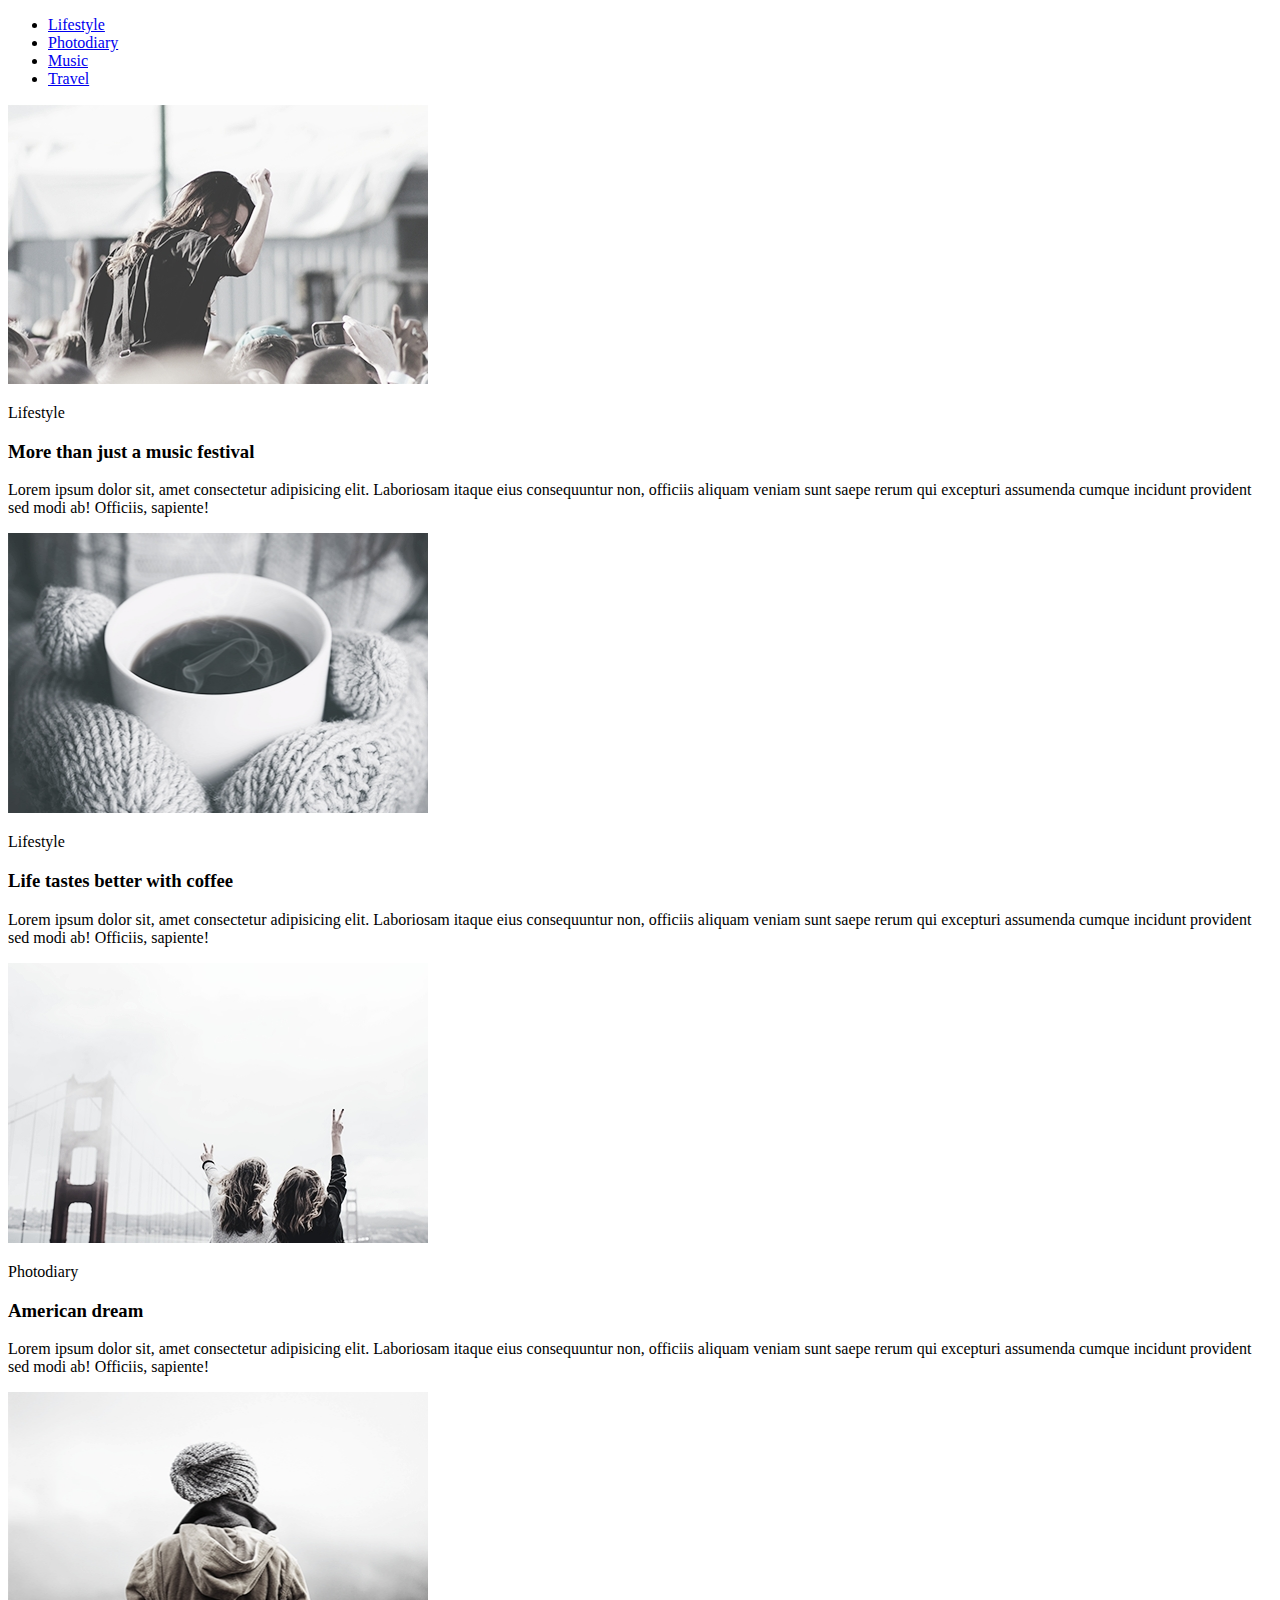
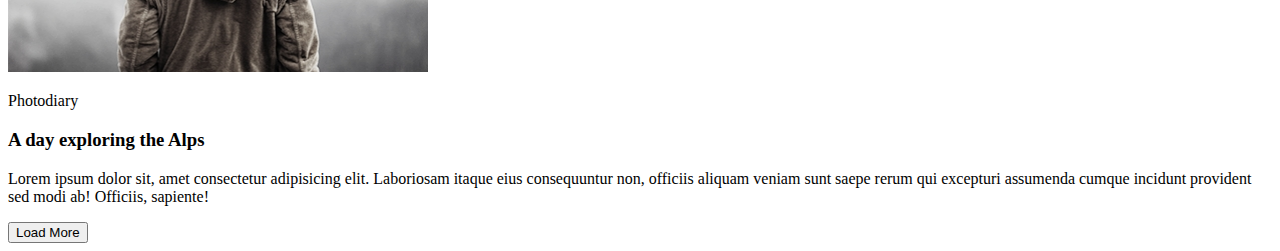
<file: index.html>
<!DOCTYPE html>
<html lang="en">

<head>
  <meta charset="UTF-8">
  <meta name="viewport" content="width=device-width, initial-scale=1.0">
  <meta http-equiv="X-UA-Compatible" content="ie=edge">
  <title>Lifestyle</title>
</head>

<body>
  <header>
    <nav>
      <ul>
        <li><a href="#">Lifestyle</a></li>
        <li><a href="#">Photodiary</a></li>
        <li><a href="#">Music</a></li>
        <li><a href="#">Travel</a></li>
      </ul>
    </nav>
  </header>

  <main>
    <article>
      <img src="./img/Girl@2x.jpg" alt="Girl" height="280" width="420">
      <p>Lifestyle</p>
      <h3>More than just a music festival</h3>
      <p>Lorem ipsum dolor sit, amet consectetur adipisicing elit. Laboriosam itaque eius consequuntur non, officiis
        aliquam veniam sunt saepe rerum qui excepturi assumenda cumque incidunt provident sed modi ab! Officiis,
        sapiente!</p>
    </article>
    <article>
      <img src="./img/Coffe@2x.jpg" alt="Coffe" height="280" width="420">
      <p>Lifestyle</p>
      <h3>Life tastes better with coffee</h3>
      <p>Lorem ipsum dolor sit, amet consectetur adipisicing elit. Laboriosam itaque eius consequuntur non, officiis
        aliquam veniam sunt saepe rerum qui excepturi assumenda cumque incidunt provident sed modi ab! Officiis,
        sapiente!</p>
    </article>
    <article>
      <img src="./img/Girls@2x.jpg" alt="Girls" height="280" width="420">
      <p>Photodiary</p>
      <h3>American dream</h3>
      <p>Lorem ipsum dolor sit, amet consectetur adipisicing elit. Laboriosam itaque eius consequuntur non, officiis
        aliquam veniam sunt saepe rerum qui excepturi assumenda cumque incidunt provident sed modi ab! Officiis,
        sapiente!</p>
    </article>
    <article>
      <img src="./img/Person@2x.jpg" alt="Person" height="280" width="420">
      <p>Photodiary</p>
      <h3>A day exploring the Alps</h3>
      <p>Lorem ipsum dolor sit, amet consectetur adipisicing elit. Laboriosam itaque eius consequuntur non, officiis
        aliquam veniam sunt saepe rerum qui excepturi assumenda cumque incidunt provident sed modi ab! Officiis,
        sapiente!</p>
    </article>
    <button>Load More</button>
  </main>

</body>

</html>
</file>
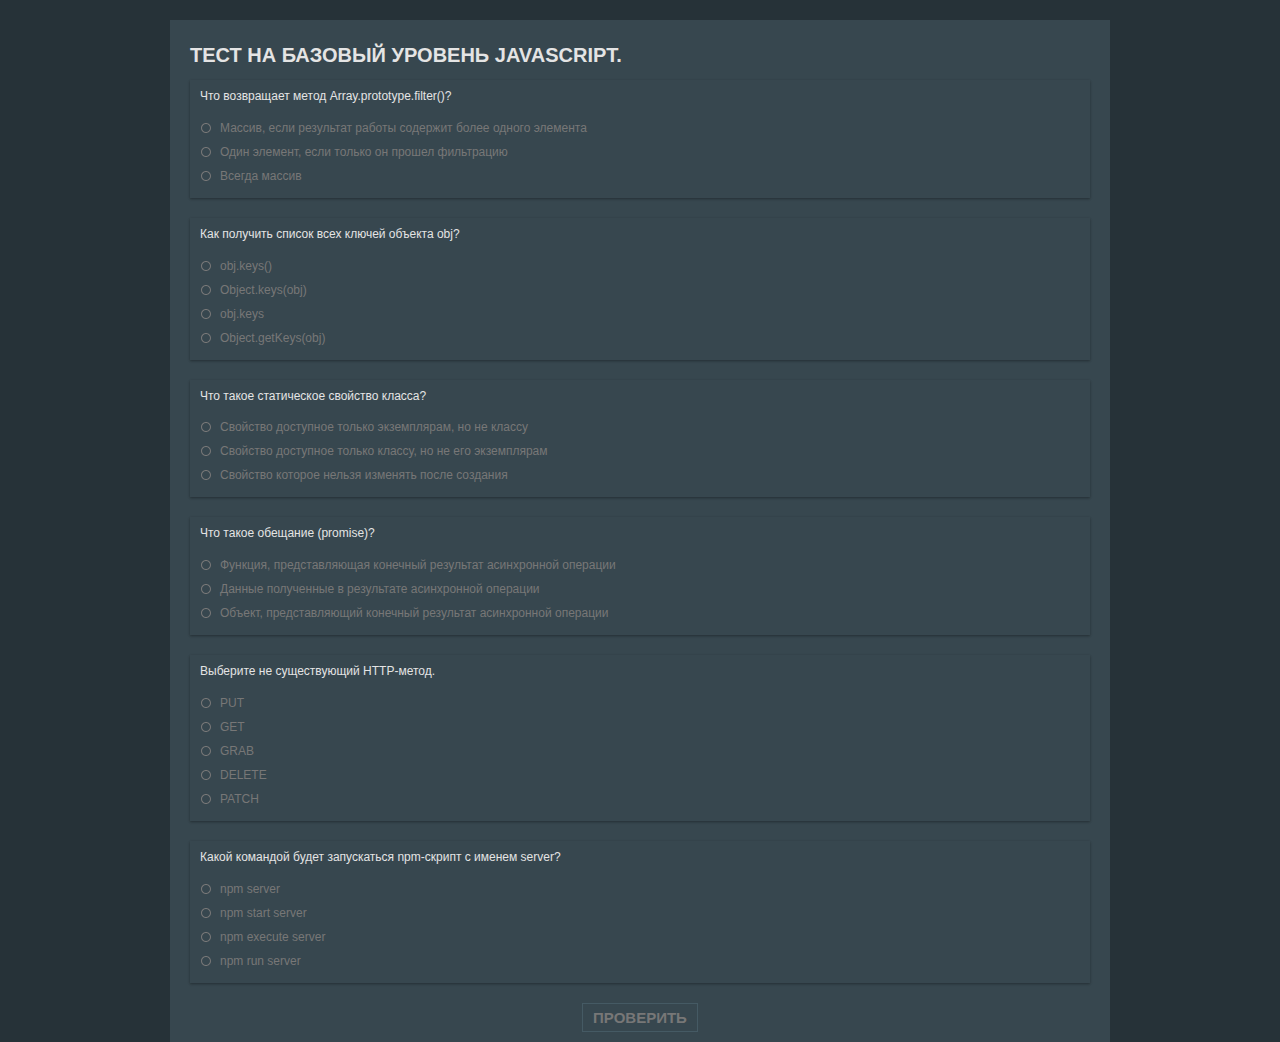
<file: goit-fe-course/js-module-08/index.html>
<!DOCTYPE html>
<html lang="en">

<head>
    <meta charset="UTF-8">
    <meta name="viewport" content="width=device-width, initial-scale=1.0">
    <meta http-equiv="X-UA-Compatible" content="ie=edge">
    <title>JS Module 08</title>

    <link rel="stylesheet" href="css/normalize.css">
    <link rel="stylesheet" href="css/style.css">
</head>

<body>
    <div class="wrapper">
        <!-- <div class="overlay">
            <div class="test-results">
                <p class="test-results-content test-failed">Ваш результат: 80%</p>
            </div>
        </div> -->
        <div class="container">
            <main class="content">
                <form class="questions-form">
                <!--
                    <h2 class="questions-form-title">Заголовок теста</h2>
                    <ul class="questions-list">

                        <li class="questions-list-item">
                            <section class="question-card">
                                <h3 class="question-card-title">1. Текст вопроса</h3>
                                <ol class="answers-list">
                                    <li class="answers-list-item">
                                        <input type="radio" name="question-1" value="" id="answer-1" class="answer-check visually-hidden"/>
                                        <label class="answer-check-label" for="answer-1">Ответ 1</label>
                                    </li>
                                    <li class="answers-list-item">
                                        <input type="radio" name="question-1" value="" id="answer-2" class="answer-check visually-hidden"/>
                                        <label class="answer-check-label" for="answer-2">Ответ 2</label>
                                    </li>
                                </ol>
                            </section>
                        </li>
                    </ul>
                -->
                    <button class="btn" type="submit" disabled>Проверить</button>
                </form>
            </main>
        </div>
    </div>


    <script src="js/quiz-data.js" type="module"></script>
    <script src="js/main.js" type="module"></script>
</body>

</html>
</file>
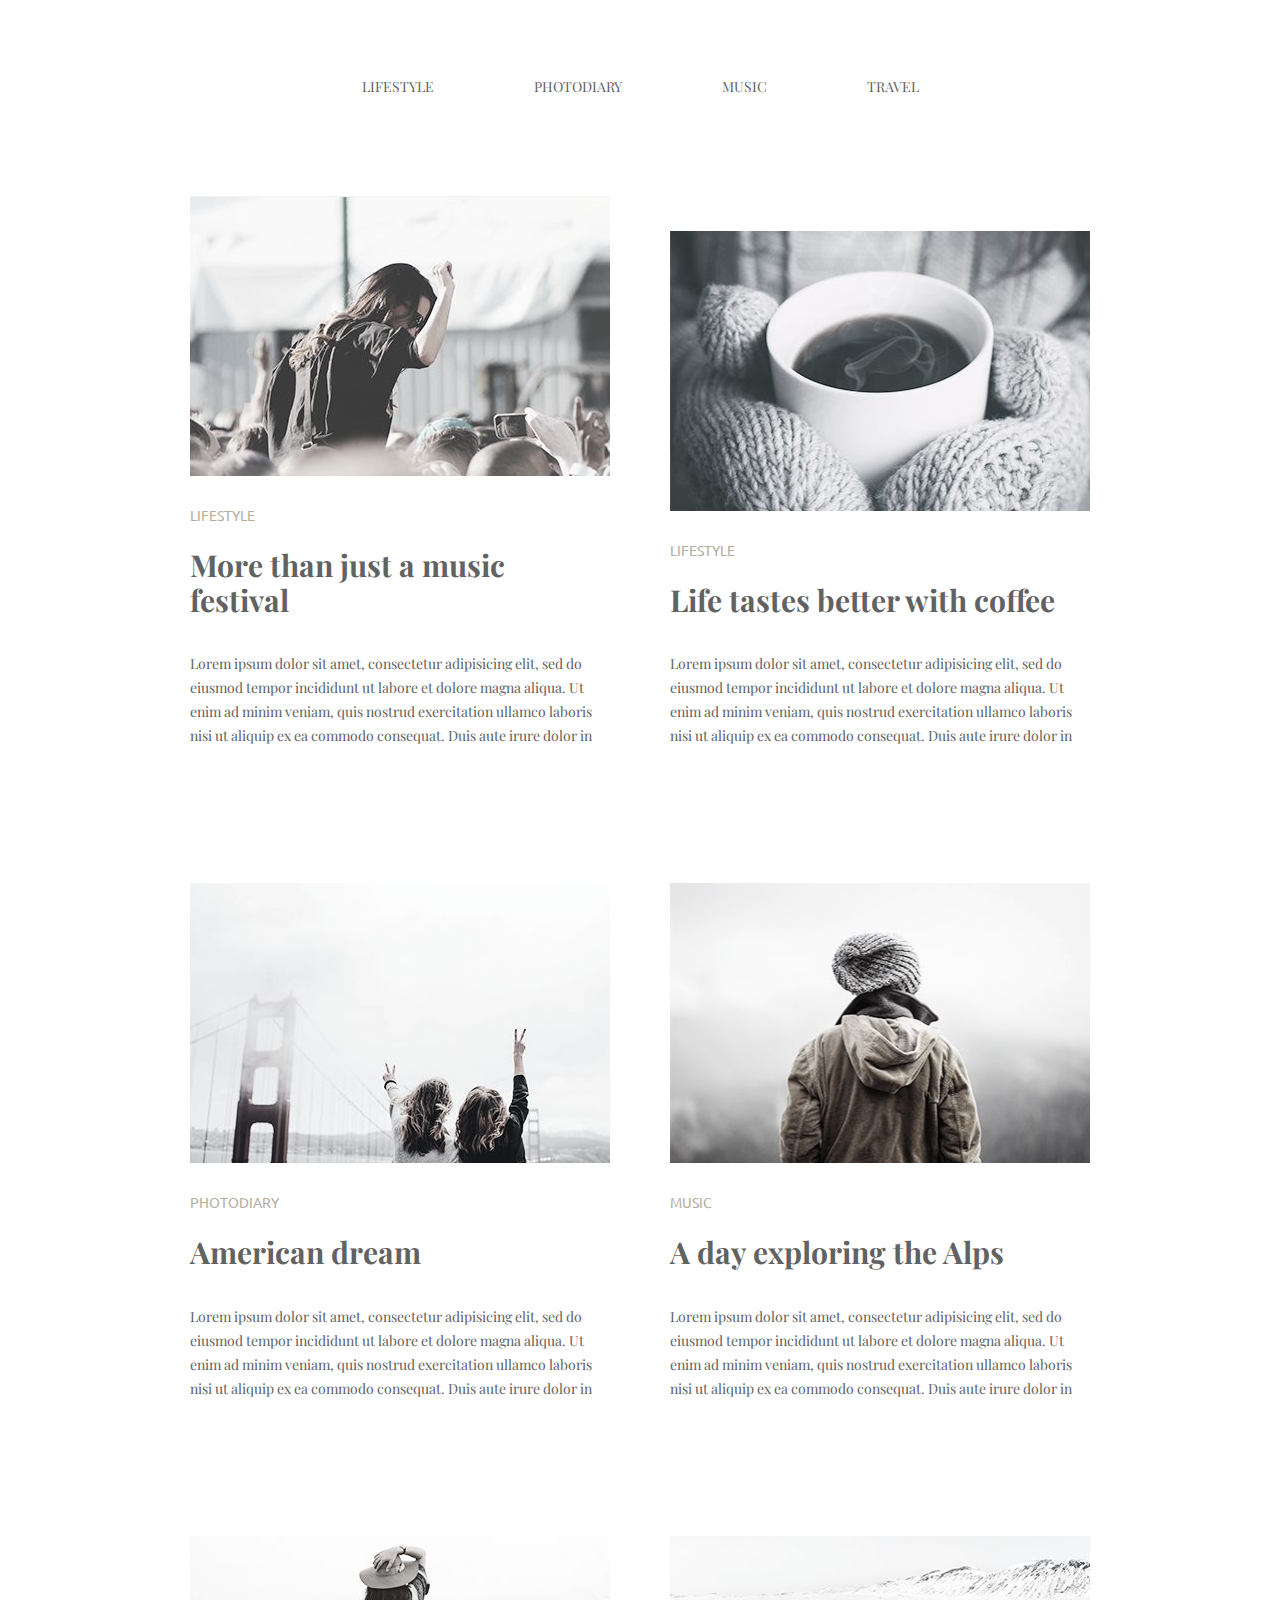
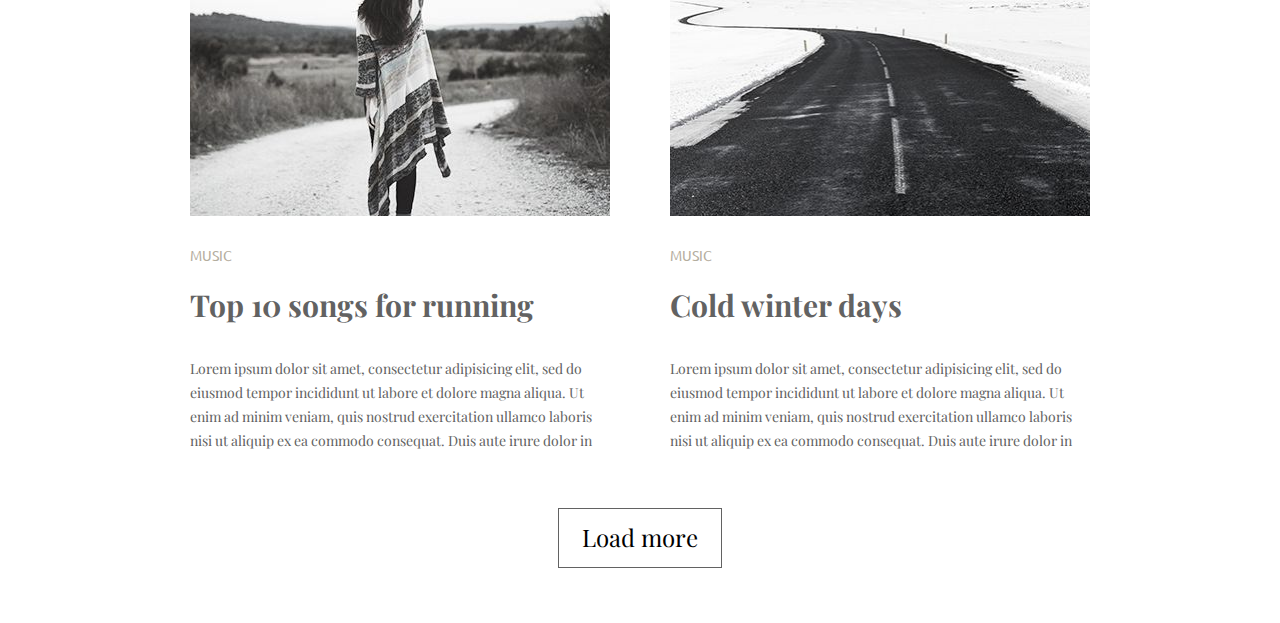
<file: goit-fe-course/module-03/index.html>
<!DOCTYPE html>
<html lang="en">

<head>
  <meta charset="UTF-8">
  <meta name="viewport" content="width=device-width, initial-scale=1.0">
  <meta http-equiv="X-UA-Compatible" content="ie=edge">
  <link href="https://fonts.googleapis.com/css?family=Playfair+Display|Ubuntu:400" rel="stylesheet">
  <link rel="stylesheet" href="css/normalize.css">
  <link rel="stylesheet" href="css/style.css">
  <title>Lifestyle</title>
</head>

<body>
  <div class="wrapper">
    <header class="header">
      <nav class="header-nav">
        <ul class="nav-list">
          <li class="nav-item"><a href="#" class="nav-link">Lifestyle</a></li>
          <li class="nav-item"><a href="#" class="nav-link">Photodiary</a></li>
          <li class="nav-item"><a href="#" class="nav-link">Music</a></li>
          <li class="nav-item"><a href="#" class="nav-link">Travel</a></li>
        </ul>
      </nav>
    </header>
    <main class="main-content">
        <ul class="article-items">
          <li class="list-item">
            <article class="article">
              <img src="img/image-5@2x.jpg" alt="Girl" class="article-img" height="280" width="420">
              <p class="article-tag">Lifestyle</p>
                <h3 class="article-header">More than just a music festival</h3>
                <p class="article-content">Lorem ipsum dolor sit amet, consectetur adipisicing elit, sed do eiusmod
                  tempor incididunt ut labore et dolore magna
                  aliqua. Ut enim ad minim veniam, quis nostrud exercitation ullamco laboris nisi ut aliquip ex ea
                  commodo consequat.
                  Duis aute irure dolor in</p>
            </article>
          </li>
          <li class="list-item">
            <article class="article">
              <img src="img/image-4@2x.jpg" alt="Coffe" class="article-img" height="280" width="420">
              <p class="article-tag">Lifestyle</p>
              <h3 class="article-header">Life tastes better with coffee</h3>
              <p class="article-content">Lorem ipsum dolor sit amet, consectetur adipisicing elit, sed do eiusmod
                tempor incididunt
                ut labore et dolore magna
                aliqua. Ut enim ad minim veniam, quis nostrud exercitation ullamco laboris nisi ut aliquip ex ea
                commodo consequat.
                Duis aute irure dolor in</p>
            </article>
          </li>
          <li class="list-item">
            <article class="article">
              <img src="img/image-3@2x.jpg" alt="Bridge and girls" class="article-img" height="280" width="420">
              <p class="article-tag">Photodiary</p>
              <h3 class="article-header">American dream</h3>
              <p class="article-content">Lorem ipsum dolor sit amet, consectetur adipisicing elit, sed do eiusmod
                tempor incididunt
                ut labore et dolore magna
                aliqua. Ut enim ad minim veniam, quis nostrud exercitation ullamco laboris nisi ut aliquip ex ea
                commodo consequat.
                Duis aute irure dolor in</p>
            </article>
          </li>
          <li class="list-item">
            <article class="article">
              <img src="img/image-2@2x.jpg" alt="Man in Apls" class="article-img" height="280" width="420">
              <p class="article-tag">Music</p>
              <h3 class="article-header">A day exploring the Alps</h3>
              <p class="article-content">Lorem ipsum dolor sit amet, consectetur adipisicing elit, sed do eiusmod
                tempor incididunt
                ut labore et dolore magna
                aliqua. Ut enim ad minim veniam, quis nostrud exercitation ullamco laboris nisi ut aliquip ex ea
                commodo consequat.
                Duis aute irure dolor in</p>
            </article>
          </li>
          <li class="list-item">
            <article class="article">
              <img src="img/image-1@2x.jpg" alt="Girl in hat" class="article-img" height="280" width="420">
              <p class="article-tag">Music</p>
              <h3 class="article-header">Top 10 songs for running</h3>
              <p class="article-content">Lorem ipsum dolor sit amet, consectetur adipisicing elit, sed do eiusmod
                tempor incididunt
                ut labore et dolore magna
                aliqua. Ut enim ad minim veniam, quis nostrud exercitation ullamco laboris nisi ut aliquip ex ea
                commodo consequat.
                Duis aute irure dolor in</p>
            </article>
          </li>
          <li class="list-item">
            <article class="article">
              <img src="img/image@2x.jpg" alt="Road" class="article-img" height="280" width="420">
              <p class="article-tag">Music</p>
              <h3 class="article-header">Cold winter days</h3>
              <p class="article-content">Lorem ipsum dolor sit amet, consectetur adipisicing elit, sed do eiusmod
                tempor incididunt
                ut labore et dolore magna
                aliqua. Ut enim ad minim veniam, quis nostrud exercitation ullamco laboris nisi ut aliquip ex ea
                commodo consequat.
                Duis aute irure dolor in</p>
            </article>
          </li>
        </ul>
        <button class="btn">Load more</button>
    </main>
  </div>
</body>

</html>
</file>
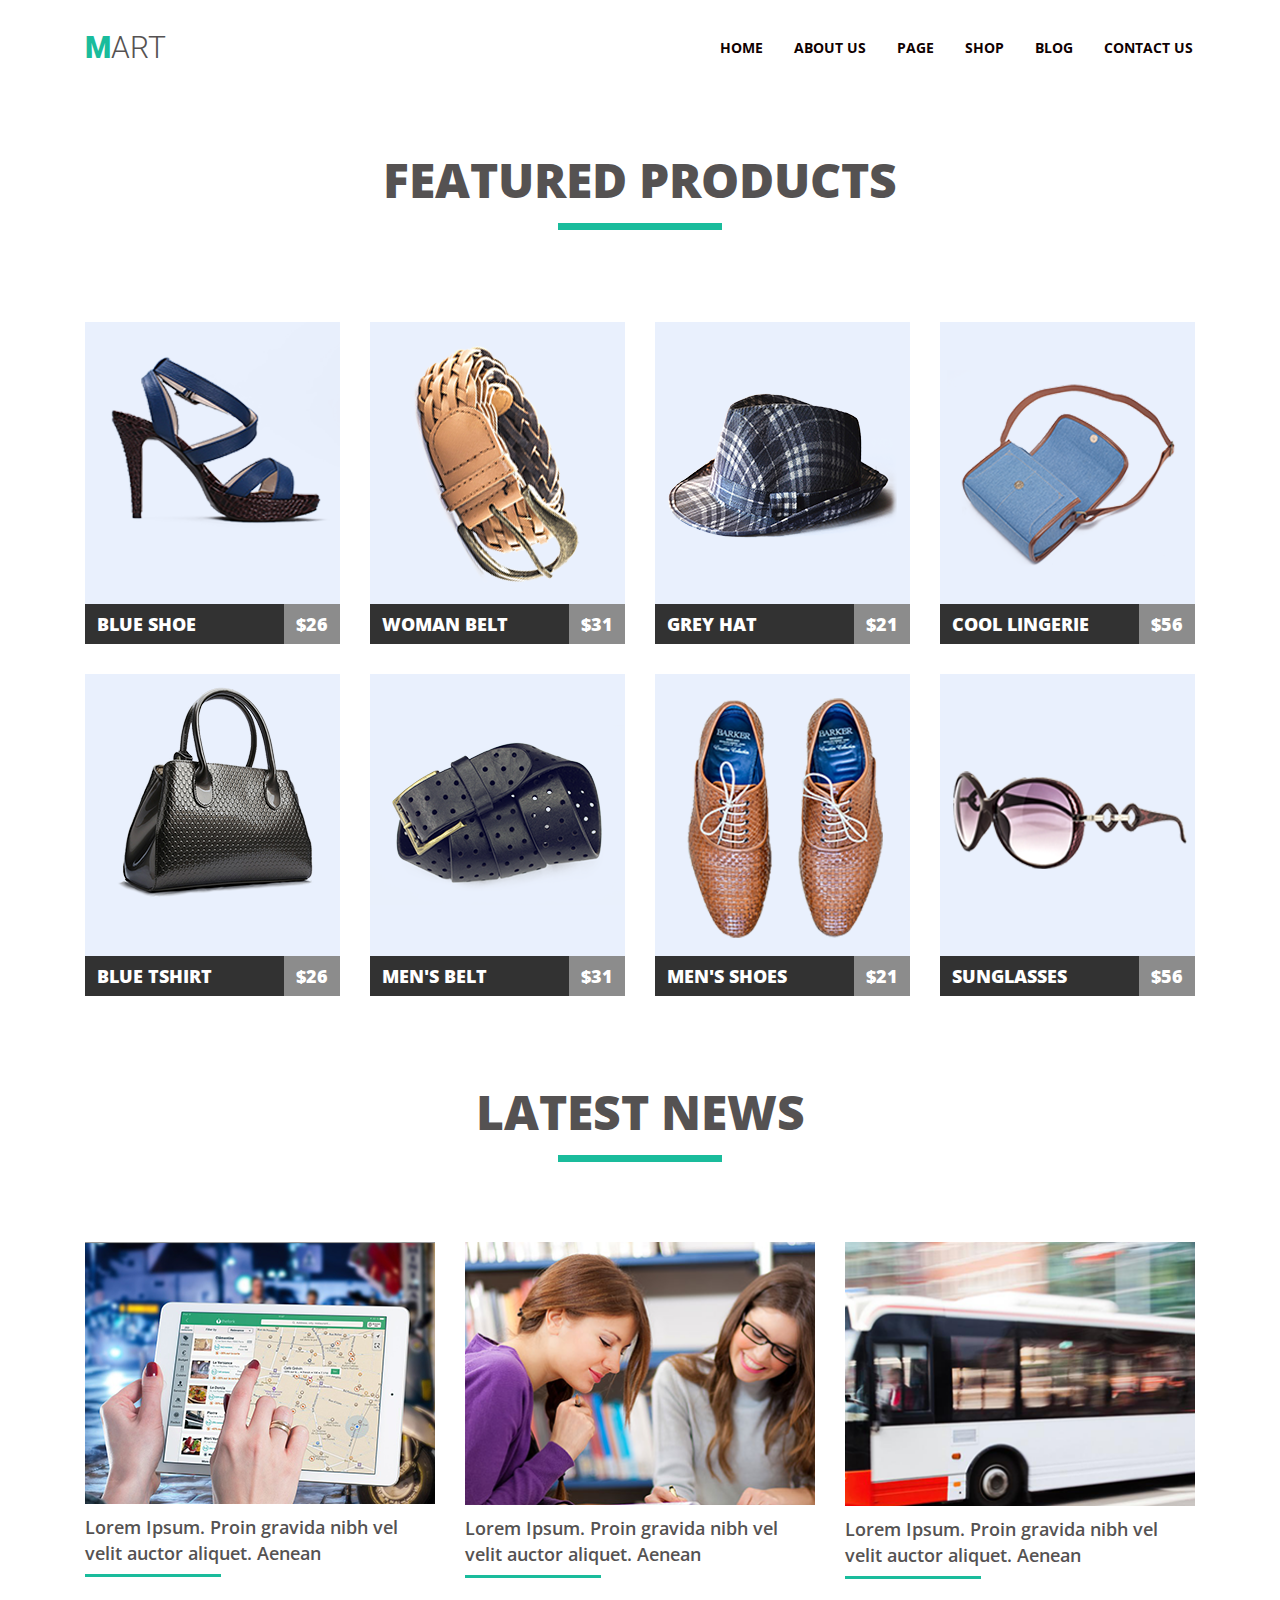
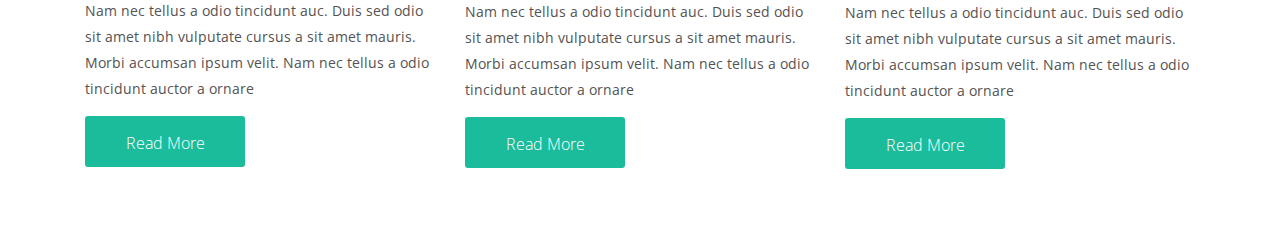
<file: goit-fe-course/module-04/index.html>
<!DOCTYPE html>
<html lang="en">

<head>
  <meta charset="UTF-8">
  <meta name="viewport" content="width=device-width, initial-scale=1.0">
  <meta http-equiv="X-UA-Compatible" content="ie=edge">
  <link rel="stylesheet" href="css/normalize.css">
  <link href="https://fonts.googleapis.com/css?family=Open+Sans:300,400,600,700|Roboto:300,900&amp;subset=cyrillic" rel="stylesheet">
  <link rel="stylesheet" href="css/style.css">
  <title>MART</title>
</head>

<body>
  <header class="page-header container">
    <nav class="main-navigation clearfix">
      <a href="#" class="logo-link">Mart</a>
      <ul class="navigation-list clearfix">
        <li class="navigation-list-item">
          <a href="#" class="navigation-link">Home</a>
        </li>
        <li class="navigation-list-item">
          <a href="#" class="navigation-link">About Us</a>
        </li>
        <li class="navigation-list-item">
          <a href="#" class="navigation-link">Page</a> </li>
        <li class="navigation-list-item">
          <a href="#" class="navigation-link">Shop</a>
        </li>
        <li class="navigation-list-item">
          <a href="#" class="navigation-link">Blog</a>
        </li>
        <li class="navigation-list-item">
          <a href="#" class="navigation-link">Contact Us</a>
        </li>
      </ul>
    </nav>
  </header>
  <main class="main-content container">
    <!-- section products: start -->
    <section class="featured-products">
      <h2 class="featured-products-header">Featured products</h2>
      <ul class="product-list clearfix">
        <!-- product 1 -->
        <li class="product-item">
          <article class="product-card clearfix">
            <img src="img/products/Rectangle.jpg" alt="Blue dress shoe" class="product-img" width="255" height="282">
            <p class="product-name">Blue shoe</p>
            <p class="price"><span class="currency">$</span>26</p>
          </article>
        </li>
        <!-- product 2 -->
        <li class="product-item">
          <article class="product-card clearfix">
            <img src="img/products/Rectangle_1.jpg" alt="Woman belt" class="product-img" width="255" height="282">
            <p class="product-name">Woman belt</p>
            <p class="price"><span class="currency">$</span>31</p>
          </article>
        </li>
        <!-- product 3 -->
        <li class="product-item">
          <article class="product-card clearfix">
            <img src="img/products/Rectangle_2.jpg" alt="Grey man's hat" class="product-img" width="255" height="282">
            <p class="product-name">Grey hat</p>
            <p class="price"><span class="currency">$</span>21</p>
          </article>
        </li>
        <!-- product 4 -->
        <li class="product-item">
          <article class="product-card clearfix">
            <img src="img/products/Rectangle_3.jpg" alt="Cool lingerie" class="product-img" width="255" height="282">
            <p class="product-name">Cool lingerie</p>
            <p class="price"><span class="currency">$</span>56</p>
          </article>
        </li>
        <!-- product 5 -->
        <li class="product-item">
          <article class="product-card clearfix">
            <img src="img/products/Rectangle_4.jpg" alt="Blue tshirt" class="product-img" width="255" height="282">
            <p class="product-name">Blue tshirt</p>
            <p class="price"><span class="currency">$</span>26</p>
          </article>
        </li>
        <!-- product 6 -->
        <li class="product-item">
          <article class="product-card clearfix">
            <img src="img/products/Rectangle_5.jpg" alt="Lether men's belt" class="product-img" width="255" height="282">
            <p class="product-name">Men's belt</p>
            <p class="price"><span class="currency">$</span>31</p>
          </article>
        </li>
        <!-- product 7 -->
        <li class="product-item">
          <article class="product-card clearfix">
            <img src="img/products/Rectangle_6.jpg" alt="Men's shoes" class="product-img" width="255" height="282">
            <p class="product-name">Men's shoes</p>
            <p class="price"><span class="currency">$</span>21</p>
          </article>
        </li>
        <!-- product 8 -->
        <li class="product-item">
          <article class="product-card clearfix">
            <img src="img/products/Rectangle_7.jpg" alt="Sunglasses" class="product-img" width="255" height="282">
            <p class="product-name">Sunglasses</p>
            <p class="price"><span class="currency">$</span>56</p>
          </article>
        </li>
      </ul>
    </section>
    <!-- section products: end -->
    <!-- section news: start -->
    <section class="latest-news">
      <h2 class="news-header">Latest News</h2>
      <ul class="news-list clearfix">
        <!-- news 1 -->
        <li class="news-item">
          <article class="news-card">
            <img src="img/articles/ipad-632394_960_720.jpg" alt="First news" class="news-img" width="350" height="262">
            <h3 class="news-title">Lorem Ipsum. Proin gravida nibh vel velit auctor aliquet. Aenean</h3>
            <p class="news-text">Nam nec tellus a odio tincidunt auc. Duis sed odio sit amet nibh vulputate cursus a
              sit amet mauris. Morbi accumsan
              ipsum velit. Nam nec tellus a odio tincidunt auctor a ornare</p>
            <a href="#" class="btn">Read more</a>
          </article>
        </li>
        <!-- news 2 -->
        <li class="news-item">
          <article class="news-card">
            <img src="img/articles/slide1.jpg" alt="Second news" class="news-img" width="350" height="262">
            <h3 class="news-title">Lorem Ipsum. Proin gravida nibh vel velit auctor aliquet. Aenean</h3>
            <p class="news-text">Nam nec tellus a odio tincidunt auc. Duis sed odio sit amet nibh vulputate cursus a
              sit amet
              mauris. Morbi accumsan
              ipsum velit. Nam nec tellus a odio tincidunt auctor a ornare</p>
            <a href="#" class="btn">Read more</a>
          </article>
        </li>
        <!-- news 3 -->
        <li class="news-item">
          <article class="news-card">
            <img src="img/articles/product-img-5.jpg" alt="Third news" class="news-img" width="350" height="262">
            <h3 class="news-title">Lorem Ipsum. Proin gravida nibh vel velit auctor aliquet. Aenean</h3>
            <p class="news-text">Nam nec tellus a odio tincidunt auc. Duis sed odio sit amet nibh vulputate cursus a
              sit amet
              mauris. Morbi accumsan
              ipsum velit. Nam nec tellus a odio tincidunt auctor a ornare</p>
            <a href="#" class="btn">Read more</a>
          </article>
        </li>
      </ul>

    </section>
    <!-- section products: end -->
  </main>
</body>

</html>
</file>
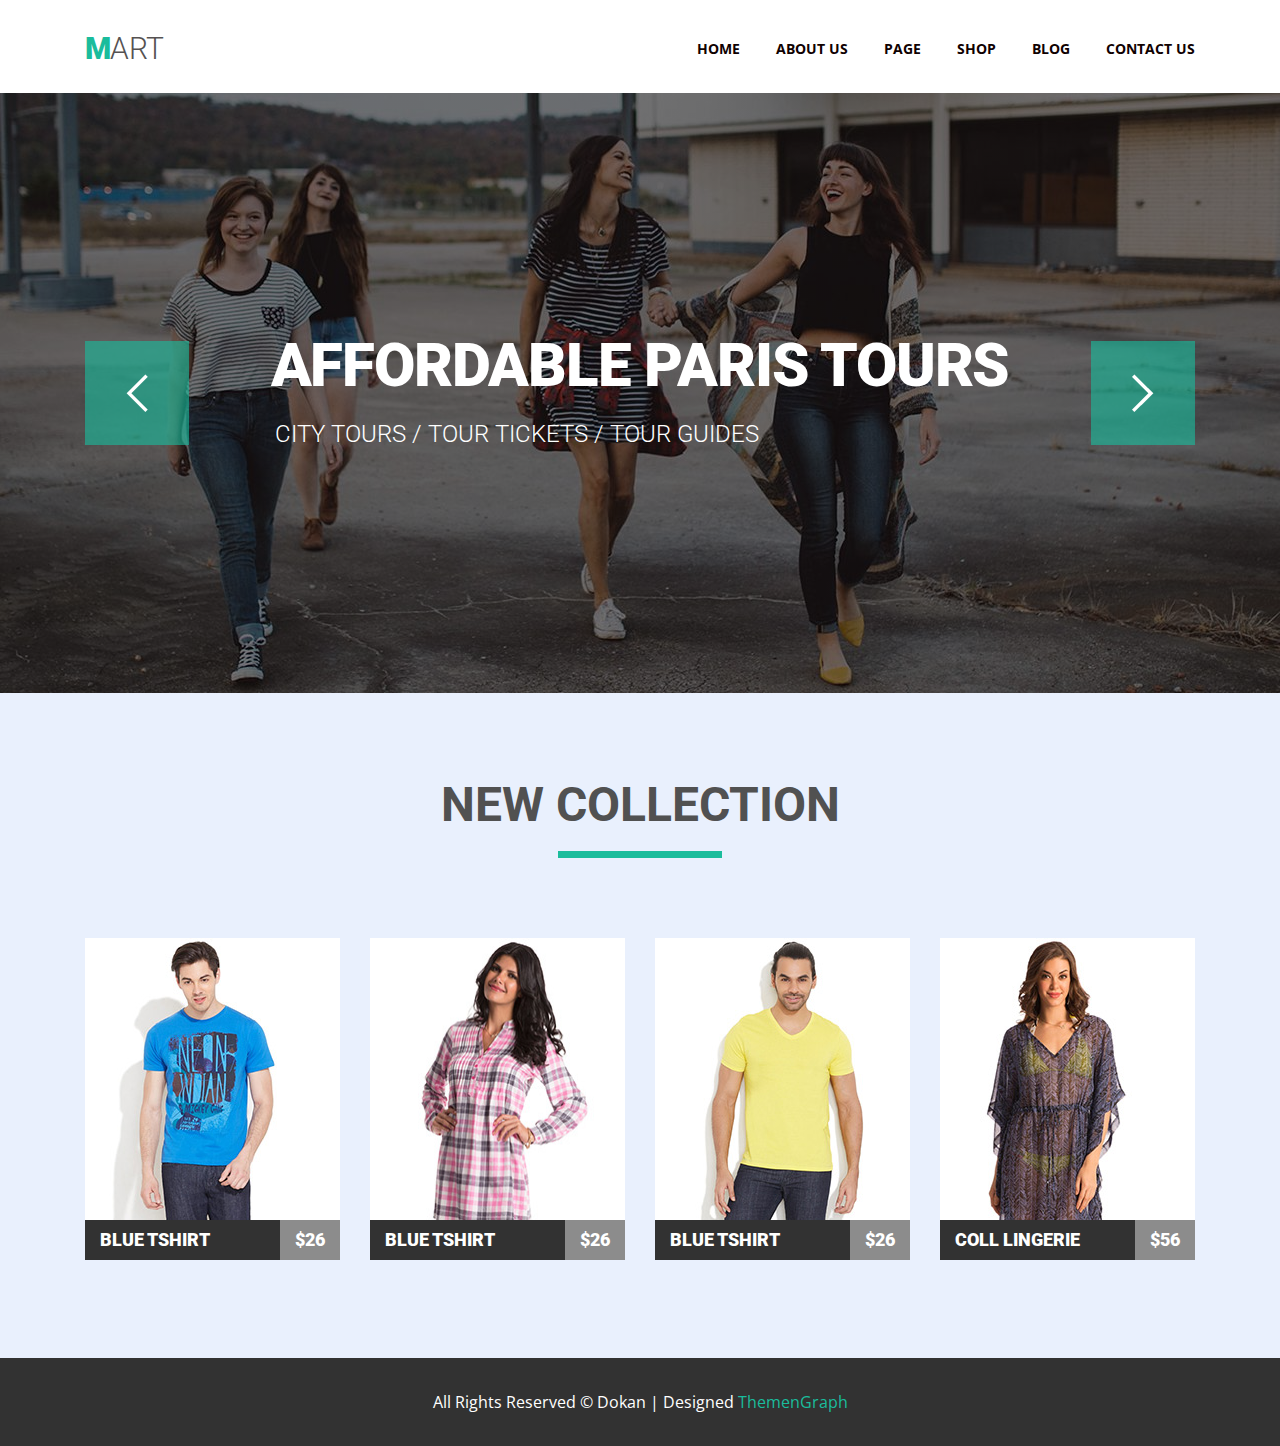
<file: goit-fe-course/module-05/index.html>
<!DOCTYPE html>
<html lang="en">

<head>
  <meta charset="UTF-8">
  <meta name="viewport" content="width=device-width, initial-scale=1.0">
  <meta http-equiv="X-UA-Compatible" content="ie=edge">
  <link rel="stylesheet" href="css/normalize.css">
  <link href="https://fonts.googleapis.com/icon?family=Material+Icons" rel="stylesheet">
  <link rel="stylesheet" href="https://use.fontawesome.com/releases/v5.6.3/css/all.css" integrity="sha384-UHRtZLI+pbxtHCWp1t77Bi1L4ZtiqrqD80Kn4Z8NTSRyMA2Fd33n5dQ8lWUE00s/"
    crossorigin="anonymous">
  <link href="https://fonts.googleapis.com/css?family=Open+Sans:300,400,600,700|Roboto:300,900&amp;subset=cyrillic" rel="stylesheet">
  <link rel="stylesheet" href="css/style.css">
  <title>MART</title>
</head>

<body>
  <!-- header -->
  <header class="header container clearfix">
    <a href="#" class="logo-link">Mart</a>
    <nav class="main-nav">
      <ul class="nav-list clearfix">
        <li class="nav-list_item">
          <a href="#" class="nav-link">Home</a>
        </li>
        <li class="nav-list_item">
          <a href="#" class="nav-link">About Us</a>
        </li>
        <li class="nav-list_item">
          <a href="#" class="nav-link">Page</a>
        </li>
        <li class="nav-list_item">
          <a href="#" class="nav-link">Shop</a>
        </li>
        <li class="nav-list_item">
          <a href="#" class="nav-link">Blog</a>
        </li>
        <li class="nav-list_item">
          <a href="#" class="nav-link">Contact Us</a>
        </li>
      </ul>
    </nav>
  </header>

  <main class="main-content">
    <h1 class="visually-hidden">Collection</h1>
    <!-- slider -->
    <div class="slider-wrapper">
      <div class="slider">
        <button class="slider-control-prev"></button>
        <button class="slider-control-next"></button>

        <div class="slider-content">
          <p class="slide-headline">AFFORDABLE PARIS TOURS</p>
          <!-- slide links -->
          <p class="slide-text">CITY TOURS / TOUR TICKETS / TOUR GUIDES</p>
        </div>
      </div>
    </div>

    <section class="collection-section">
      <h2 class="section-collection_title">New collection</h2>

      <ul class="card-list clearfix">
        <!-- list item 1 -->
        <li class="card-list_item">
          <div class="card">

            <img src="./img/products/blue-tshirt.jpg" alt="Blue tshirt" class="collection-img" width="255" height="282">

            <!-- overlay -->
            <div class="overlay">
              <div class="buttons-wrapper">
                <div class="btn-group clearfix">
                  <button class="btn btn-like"></button>
                  <button class="btn btn-share"></button>
                  <button class="btn btn-waiting"></button>
                </div>
                <button class="add-to-cart-link">Add to cart</button>
              </div>
            </div>

            <div class="card-footer">
              <a href="#" class="card-link">
                <p class="item-name">Blue tshirt</p>
                <p class="item-price"><span class="item-price_currency">&#36;</span>26</p>
              </a>
            </div>

          </div>
        </li>

        <!-- list item 2 -->
        <li class="card-list_item">
          <div class="card">
            <img src="./img/products/wooman-tshirt.jpg" alt="Woman tshirt" class="collection-img" width="255" height="282">

            <!-- overlay -->
            <div class="overlay">
              <div class="buttons-wrapper">
                <div class="btn-group clearfix">
                  <button class="btn btn-like"></button>
                  <button class="btn btn-share"></button>
                  <button class="btn btn-waiting"></button>
                </div>
                <button class="add-to-cart-link">Add to cart</button>
              </div>
            </div>
            <div class="card-footer">
              <a href="#" class="card-link">
                <p class="item-name">Blue tshirt</p>
                <p class="item-price"><span class="item-price_currency">&#36;</span>26</p>
              </a>
            </div>
          </div>
        </li>

        <!-- list item 3 -->
        <li class="card-list_item">
          <div class="card">
            <img src="./img/products/yellow-mens-tshirt.jpg" alt="Yellow mens tshirt" class="collection-img" width="255"
              height="282">

            <!-- overlay -->
            <div class="overlay">
              <div class="buttons-wrapper">
                <div class="btn-group clearfix">
                  <button class="btn btn-like"></button>
                  <button class="btn btn-share"></button>
                  <button class="btn btn-waiting"></button>
                </div>
                <button class="add-to-cart-link">Add to cart</button>
              </div>
            </div>

            <div class="card-footer">
              <a href="#" class="card-link">
                <p class="item-name">Blue tshirt</p>
                <p class="item-price"><span class="item-price_currency">&#36;</span>26</p>
              </a>
            </div>
          </div>
        </li>

        <!-- list item 4 -->
        <li class="card-list_item">
          <div class="card">
            <img src="./img/products/coll-lingerie.jpg" alt="Coll lingerie" class="collection-img" width="255" height="282">

            <!-- overlay -->
            <div class="overlay">
              <div class="buttons-wrapper">
                <div class="btn-group clearfix">
                  <button class="btn btn-like"></button>
                  <button class="btn btn-share"></button>
                  <button class="btn btn-waiting"></button>
                </div>
                <button class="add-to-cart-link">Add to cart</button>
              </div>
            </div>

            <div class="card-footer">
              <a href="#" class="card-link">
                <p class="item-name">Coll lingerie</p>
                <p class="item-price"><span class="item-price_currency">&#36;</span>56</p>
              </a>
            </div>
          </div>
        </li>

      </ul>
    </section>
    <!-- footer -->
  </main>
  <footer class="footer">
    <div class="container">
      <p class="footer-rights">All Rights Reserved &#169; Dokan | Designed <span class="studio-name">ThemenGraph</span></p>
    </div>
  </footer>


</body>

</html>
</file>
<file: goit-fe-course/js-module-08/css/style.css>
:root {
    --fg-color-main: #e4e4e4;
    --fg-color-inactive: #777777;
    --fg-color-active: #59b8e7;
    --fg-color-failed: #c90b44;
    --font-main: -apple-system, BlinkMacSystemFont, 'Segoe UI', Roboto, Oxygen, Ubuntu, Cantarell, 'Open Sans', 'Helvetica Neue', sans-serif;

    --bg-color-light: #455A64;
    --bg-color: #37474F;
    --bg-color-dark: #263238;
}

/*
==========================================================================
    Basic
==========================================================================
*/

html {
    box-sizing: border-box;
    font-size: 62.5%;
}

*,
*::before,
*::after {
    box-sizing: inherit;
}

body {
    color: var(--fg-color-main);
    font-family: var(--font-main);
    background: var(--bg-color-dark);
}

img {
    display: block;
    max-width: 100%;
    height: auto;
}

.visually-hidden {
    position: absolute;
    clip: rect(1px 1px 1px 1px);
    /* IE6, IE7 */
    clip: rect(1px, 1px, 1px, 1px);
    padding: 0;
    border: 0;
    height: 1px;
    width: 1px;
    overflow: hidden;
}

.container {
    width: 940px;
    margin: 0 auto;
}

h1, h2, h3, h4 {
    margin: 0;
}

ol, ul {
    margin: 0;
    padding: 0;
    list-style: none;
}


/*
==========================================================================
    Main
==========================================================================
*/

.wrapper {
    position: relative;
}

.overlay {
    position: absolute;
    display: flex;
    background-color: #000000a4;
    top: 0;
    right: 0;
    width: 100%;
    height: 100%;
}

.test-results {
    background: #ffffff;
    width: 30rem;
    padding: 2rem;
    margin: auto;
}

.test-results p {
    margin: 0;
    padding: 1rem 0;
    text-align: center;
    font-size: 3rem;
    font-weight: 600;
    border-width: .5rem;
    border-style: solid;
    color: var(--fg-color-active);
    border-color: var(--fg-color-active);
}

p.test-failed {
    color: var(--fg-color-failed);
    border-color: var(--fg-color-failed);
}

.content {
    padding-top: 2rem;
}

.questions-form {
    padding: 1rem 2rem;
    background-color: var(--bg-color);
}

.questions-form-title {
    font-size: 2rem;
    line-height: 5rem;
    text-transform: uppercase;
}

.questions-list {
    padding-bottom: 2rem;
}

.questions-list-item {
    padding: 1rem;
    background-color: var(--bg-color);
    box-shadow: 0 1px 3px rgba(0, 0, 0, 0.12),
                0 1px 2px rgba(0, 0, 0, 0.24);
}

.question-card-title {
    font-size: 1.2rem;
    font-weight: 100;
    padding-bottom: 1.2rem;
}

.answer-check-label {
    display: flex;
    align-items: center;
    font-size: 1.2rem;
    line-height: 2.4rem;
    font-weight: 100;
    color: var(--fg-color-inactive);
    cursor: pointer;
}

.answer-check-label::before {
    content: '';
    display: block;
    height: 1.2rem;
    width: 1.2rem;
    align-items: center;
    margin-right: 0.8rem;
    background-image: url('../assets/img/baseline-radio_button_unchecked-24px.svg');
    background-size: contain;
}

.answer-check:checked+.answer-check-label::before {
    background-image: url('../assets/img/baseline-radio_button_checked-24px.svg');
}

.answer-check:checked+.answer-check-label {
    color: #59b8e7;
    font-weight: 400;
}

.questions-list-item:not(:nth-last-of-type(1)) {
    margin-bottom: 2rem;
}

.btn {
    font-size: 1.5rem;
    text-transform: uppercase;
    font-weight: 600;
    color: var(--fg-color-inactive);
    display: block;
    margin: 0 auto;
    padding: 0.5rem 1rem;
    background-color: var(--bg-color);
    border: 1px solid var(--bg-color-light);
    cursor: pointer;
}

.btn:hover:not(:disabled),
.btn:focus:not(:disabled) {
    background-color: var(--bg-color-light);
    color: var(--fg-color-active);
}
</file>
<file: goit-fe-course/module-03/css/style.css>
/*
  font-family: 'Playfair Display', serif;
  font-family: 'Ubuntu', sans-serif;
*/

html {
  box-sizing: border-box;
}

* {
  margin: 0;
  padding: 0;
}

*,
*::before,
*::after {
  box-sizing: inherit;
}

body, a {
    font-family: 'Playfair Display', serif;
    color: #626262;
}

a {
  text-decoration: none;
}

.wrapper {
  width: 900px;
  margin: 0 auto;
}

.header {
  padding: 75px 0 97px 0;
}

.nav-list {
  text-align: center;
  font-size: 0px;
}

.nav-list li:not(:last-child) {
  margin-right: 100px;
}

.nav-item,
.list-item {
  list-style: none;
  display: inline-block;
}

.nav-link {
  display: block;
}

.nav-link {
  text-transform: uppercase;
  font-size: 14px;
  line-height: 24px;
  vertical-align: top;
}

.nav-link:hover,
.nav-link:focus {
  color: #03A9F4;
}

.main-content {
  padding-bottom: 55px;
}

.article-items {
  margin-bottom: 55px;
  font-size: 0px;
}

.list-item {
  width: 420px;
}

.list-item:nth-child(odd) {
  margin-right: calc(900px - 2 * 420px);
}

.list-item:nth-child(-n+4) {
  margin-bottom: 135px;
}

.article-img {
  margin-bottom: 31px;
}

.article-tag {
  font-size: 14px;
  text-transform: uppercase;
  font-family: Ubuntu, 'Helvetica Neue', sans-serif;
  color: #b4ad9e;
  font-weight: 400;
  margin-bottom: 25px;
}

.article-header {
  font-size: 30px;
  margin-bottom: 35px;
}

.article-content {
  font-size: 14px;
  line-height: 24px;
}


.btn {
  display: block;
  margin: 0 auto;
  width: 164px;
  height: 60px;
  background: transparent;
  font-size: 24px;
  border: 1px solid #626262;
  outline: none;
  cursor: pointer;
}

.btn:hover,
.btn:focus {
  color: rgb(255, 255, 255);
  background: #03A9F4;
  border: 1px solid #03A9F4;
}
</file>
<file: goit-fe-course/module-04/css/style.css>
html {
  box-sizing: border-box;
}

*, *::before, *::after {
  box-sizing: inherit;
}

/* font-family: 'Open Sans', sans-serif; */
/* font-family: 'Roboto', sans-serif; */

body {
  font-family: 'Open Sans', sans-serif;
  font-size: 14px;
  line-height: 26px;
  color: #555252;
}

img {
  display: block;
  max-width: 100%;
  height: auto;
}

.clearfix::after {
  content: "";
  display: table;
  clear: both;
}

.container {
  width: 1110px;
  margin: 0 auto;
}

.page-header {
  margin-bottom: 100px;
}

.main-navigation {
  height: auto;
  overflow: hidden;
  padding: 32px 0 0 0;
}

.logo-link {
  float: left;
  font-family:  'Roboto', sans-serif;
  font-size: 30px;
  line-height: 32px;
  font-weight: 300;
  text-transform: uppercase;
  text-decoration: none;
  color: #555252;
}

.logo-link::first-letter {
  font-weight: 900;
  color: #1abc9c;
}

.navigation-list {
  margin: 0;
  padding: 0;
  list-style: none;
  min-width: 475px;
  float: right;
}

.navigation-list-item {
  float: left;
  padding-top: 3px;
}

.navigation-list-item:hover {
  color: #1abc9c;
}

.navigation-list-item:not(:last-child) {
  margin-right: 31px;
}

.navigation-link {
  display: block;
  text-decoration: none;
  font-family: 'Open Sans', sans-serif;
  font-weight: 700;
  text-transform: uppercase;
  font-size: 14px;
  color: #0f0101;
}

.navigation-link:hover,
.navigation-link:focus {
  color: #1abc9c;
}

section > h2 {
  margin: 0;
  font-weight: 900;
  font-size: 48px;
  line-height: 32px;
  text-transform: uppercase;
  text-align: center;
}

section > h2::after {
  content: "";
  display: block;
  height: 7px;
  width: 164px;
  background-color: #1abc9c;
  margin: 0 auto;
  margin-top: 27px;
}

.featured-products {
  padding-bottom: 100px;
}

.featured-products-header {
  margin-bottom: 92px;
}

.product-list {
  margin: 0;
  padding: 0;
  list-style: none;
}

.product-item:not(:nth-of-type(4n)) {
  margin-right: 30px;
}

.product-item:nth-of-type(-n+4) {
  margin-bottom: 30px;
}

.product-item {
  width: 255px;
  float: left;
  font-weight: 900;
  font-size: 18px;
  line-height: 32px;
  text-transform: uppercase;
  color: #ffffff;
  background-color: #323232;
}

.product-item p {
  margin: 0;
  padding: 4px 12px;
}

.product-item:hover {
  background-color: #1abc9c;
  cursor: pointer;
}

.product-name {
  float: left;
}

.price {
  float: right;
  background-color: rgba(255, 255, 255, 0.44);
}

.news-header {
  margin-bottom: 80px;
}

.news-list {
  margin: 0;
  padding: 0;
  list-style: none;
}

.news-item {
  width: 350px;
  float: left;
}

.news-item:not(:last-child) {
  margin-right: 30px;
}
.news-img{
  margin-bottom: 10px;
}

.news-card > h3 {
  margin: 0;
  font-size: 18px;
  line-height: 26px;
  font-weight: 600;
  margin-bottom: 21px;
}

.news-card > h3::after {
  content: "";
  display: block;
  width: 136px;
  height: 3px;
  background-color: #1abc9c;
  margin-top: 8px;
}

.news-card p {
  margin: 0 0 14px 0;
  padding: 0;
}

.btn {
  display: block;
  font-weight: 300;
  text-transform: capitalize;
  text-decoration: none;
  width: 160px;
  height: 51px;
  border-radius: 3px;
  background-color: #1abc9c;
  color: #ffffff;
  font-size: 15.8px;
  line-height: 26px;
  text-align: center;
  padding: 14px;
}

.latest-news {
  padding-bottom: 82px;
}
</file>
<file: goit-fe-course/module-05/css/style.css>
@import "variables.css";
/* Basic default styles */

html {
  box-sizing: border-box;
}

*,
*::before,
*::after {
  box-sizing: inherit;
}

body {
  font-family: var(--base-font-family);
  font-size: var(--base-font-size);
  line-height: var(--base-line-height);
  color: var(--base-font-color);
}

img {
  display: block;
  max-width: 100%;
  height: auto;
}

.clearfix::after {
  content: "";
  display: table;
  clear: both;
}

.container {
  width: 1110px;
  margin: 0 auto;
}

.visually-hidden {
  position: absolute;
  clip: rect(1px 1px 1px 1px);
  /* IE6, IE7 */
  clip: rect(1px, 1px, 1px, 1px);
  padding: 0;
  border: 0;
  height: 1px;
  width: 1px;
  overflow: hidden;
}

/* Header */
.header {
  padding: 40px 0 35px 0;
}

/* logo */
.logo-link {
  display: block;
  text-transform: uppercase;
  text-decoration: none;
  font-size: 30px;
  font-weight: 300;
  color: var(--theme-header-color);
  float: left;
  letter-spacing: -0.75px;
}

.logo-link::first-letter {
  font-weight: 900;
  color: var(--theme-first-color);
}

/* navigation */
.main-nav {
  float: right;
}

.nav-list {
  margin: 0;
  list-style: none;
}

.nav-list_item {
  float: left;
}

.nav-link {
  display: block;
  text-decoration: none;
  text-transform: uppercase;
  font-family: var(--second-font-family);
  color: var(--second-font-color);
  font-weight: 700;
}

.nav-link:hover,
.nav-link:focus {
  color: var(--theme-first-color);
}


.nav-list_item:not(:last-child) {
  margin-right: 36px;
}

.main-content {
  background-color: var(--theme-collection-bg);
}

/* slider */
.slider-wrapper {
  min-height: 600px;
  position: relative;
  background-image: linear-gradient(to top, rgba(0, 0, 2, 0.527), rgba(0, 0, 2, 0.527)),
    url(../img/slider/slider_img_1.jpg);
  background-position: center center;
  background-repeat: no-repeat;
  background-size: cover;
}

.slider {
  margin: 0 auto;
  width: 1110px;
  height: 600px;
  position: relative;
}

.slider-control-prev,
.slider-control-next {
  width: 104px;
  height: 104px;
  background-color: rgba(26, 188, 156, 0.62);
  border: none;
  display: block;
  position: absolute;
  top: 50%;
  transform: translateY(-50%);
  z-index: 1;
  padding: 0;
  background-position: center;
  background-repeat: no-repeat;
}

.slider-control-prev {
  background-image: url(../img/icons/arrow-right.png);
}
.slider-control-next {
  background-image: url(../img/icons/arrow-left.png);
}

.slider-control-next {
  right: 0;
}

.slider-control-prev:hover,
.slider-control-next:hover {
  background-color: rgba(26, 188, 156, 0.85);
}

.slider-content {
  text-align: center;
  position: absolute;
  width: 1110px;
  top: 50%;
  left: 50%;
  transform: translate(-50%, -50%);
}

.slide-headline {
  margin: 0;
  font-size: 60px;
  line-height: 82px;
  letter-spacing: -1.2px;
  font-weight: 900;
  color: var(--header-bg-color);
}

.slide-text {
  margin: 0 auto;
  padding: 0;
  width: 730px;
  font-size: 24px;
  line-height: 54px;
  font-weight: 300;
  text-transform: uppercase;
  text-decoration: none;
  color: var(--header-bg-color);
  text-align: left;
}

.collection-section {
  padding: 82px 0 98px 0;
}

.section-collection_title {
  text-transform: uppercase;
  font-size: 48px;
  line-height: 60px;
  margin: 0 auto;
  text-align: center;
  margin-bottom: 80px;
}

.section-collection_title::after {
  content: '';
  display: block;
  width: 164px;
  height: 7px;
  margin: 0 auto;
  background-color: var(--theme-first-color);
  margin-top: 16px;
}

.card {
  position: relative;
}

.collection-img {
  width: 255px;
  height: 282px;
  display: block;
}

.card-list {
  margin: 0 auto;
  padding: 0;
  list-style: none;
  width: 1110px;
}

.card-list_item {
  float: left;
}

.card-list_item:not(:last-child) {
  margin-right: 30px;
}

.card-list_item:hover .overlay {
  opacity: 1;
}

.card-list_item:hover .card-footer {
  background-color: var(--theme-first-color);
}

.overlay {
  position: absolute;
  top: 0;
  left: 0;
  background-color: rgba(0, 0, 0, 0.55);
  width: 100%;
  height: 282px;
  border: 10px solid rgba(255, 255, 255, 0.55);
  opacity: 0;
}

.btn {
  display: block;
  width: 50px;
  height: 50px;
  margin: 0;
  padding: 0;
  background: transparent;
  border: 1px solid var(--header-bg-color);
  background-position: center;
  background-repeat: no-repeat;
  float: left;
}

.btn:not(:last-child) {
  margin-right: 8px;
}

.btn:hover,
.btn:focus,
.btn:active {
  background-color: var(--theme-first-color);
  border: 1px solid var(--theme-first-color);
}

.add-to-cart-link {
  display: block;
  width: 100%;
  border: 1px solid var(--header-bg-color);
  padding: 0 0 0 50px;
  color: var(--header-bg-color);
  text-transform: uppercase;
  text-decoration: none;
  font-family: var(--second-font-family);
  font-size: 14px;
  font-weight: 400;
  height: 50px;
  line-height: 50px;
  position: relative;
  background-color: var(--theme-second-color);
}

.add-to-cart-link::before {
  content: '';
  display: block;
  width: 50px;
  height: 50px;
  background-repeat: no-repeat;
  background-position: center;
  background-image: url(../img/icons/basket.png);
  position: absolute;
  top: 0;
  left: 0;
}


.add-to-cart-link:hover,
.add-to-cart-link:focus {
  background-color: var(--theme-second-color);
}

.btn-like {
  background-image: url(../img/icons/heart.png);
}

.btn-share {
  background-image: url(../img/icons/arrows.png);
}

.btn-waiting {
  background-image: url(../img/icons/watch.png);
}

.btn-group {
  margin-bottom: 7px;
}

.buttons-wrapper {
  width: 166px;
  position: absolute;
  top: 50%;
  left: 50%;
  transform: translate(-50%, -50%);
}

.card-footer {
  background-color: var(--theme-second-color);
}

.card-link {
  display: block;
}

.card-footer p {
  margin: 0;
  padding: 0 15px;
  display: inline-block;
  font-size: 18px;
  font-weight: 900;
  text-transform: uppercase;
  color: var(--header-bg-color);
  line-height: 40px;
}

.item-price {
  float: right;
  background-color: rgba(255, 255, 255, 0.44);
}

.footer {
  height: 88px;
  position: relative;
  background-color: var(--theme-second-color);
}

.footer-rights {
  position: absolute;
  top: 50%;
  left: 50%;
  transform: translate(-50%, -50%);
  margin: 0 auto;
  text-align: center;
  font-family: var(--second-font-family);
  color: var(--header-bg-color);
  font-size: 16px;
  line-height: 28px;
}

.studio-name {
  color: var(--theme-first-color);
}
</file>
